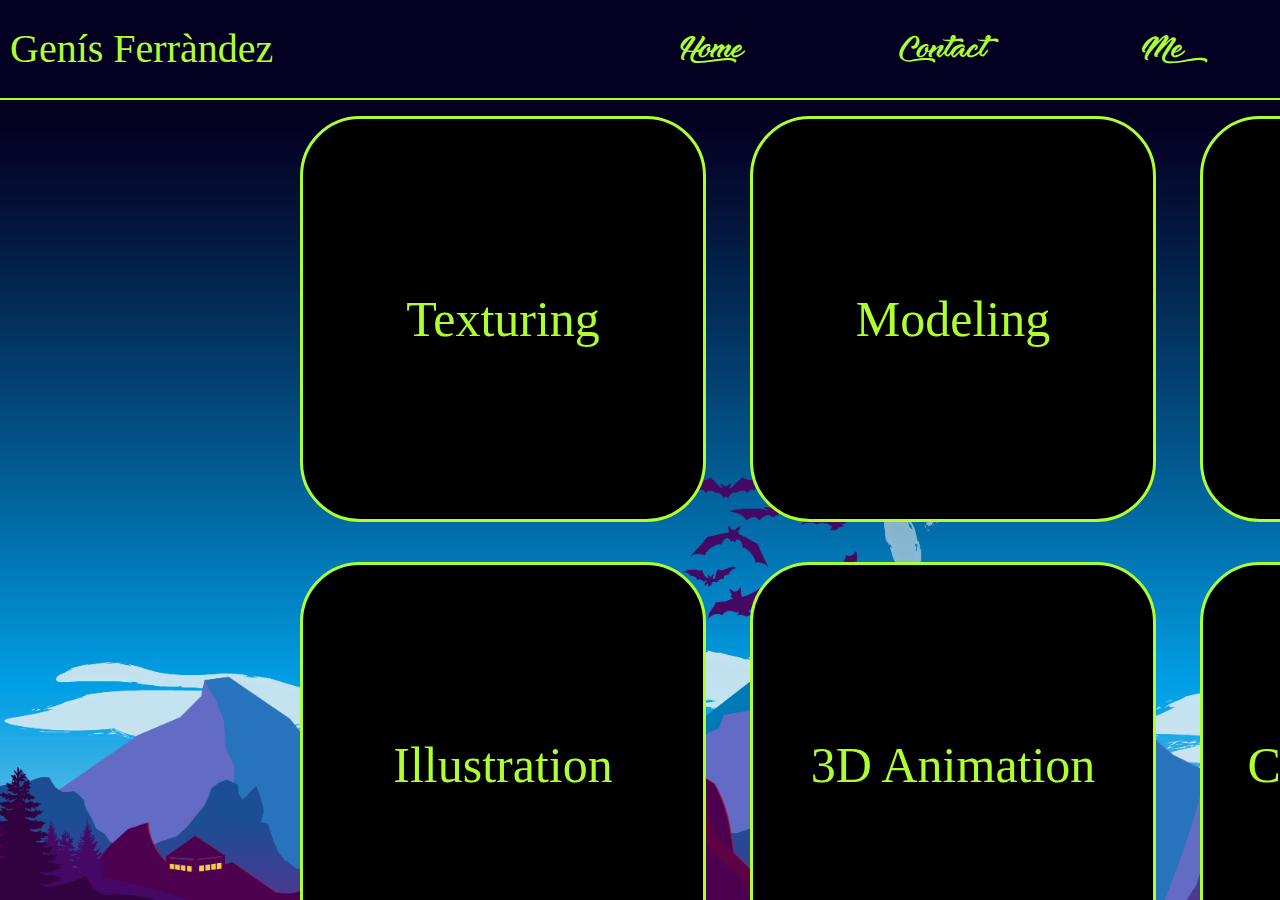
<file: index.html>
<!DOCTYPE html>
<html>
    <head>
        <title>Genís Ferràndez Porfolio</title>
        <link href="css.css" rel="stylesheet" type="text/css">
    </head>
    
    <body>
        
        
        
   <div class="index">
       
       
       <div class="apartats">
           <ul class="apartatsUL">
               
               
               <p class="GF">Genís Ferràndez</p>
               <li class="apartatsLI" onclick="pag_Home()">Home</li>
               
               <li class="apartatsLI" onclick="pag_Contact()">Contact</li>
               
               <li class="apartatsLI" onclick="pag_Me()">Me</li>
               
           </ul>
           
           
       </div>
       
       <!--
       <div class="lateral">

       </div>/*
          -->
       
       <div class="modalitats">
            <ul class="modalitatsUL">
               
               <li class="modalitatsLI_Tx" id="Texturings" onclick="pag_Texturing(),Texturing()">Texturing</li>
                
               <li class="modalitatsLI_Mod" id="Modelatges" onclick="pag_Modeling(),Modelatge()">Modeling</li>
                
                <li class="modalitatsLI_Ilum" id="Iluminacio" onclick="pag_Ilumination(), Iluminacio()">Lighting</li>
               
               <li class="modalitatsLI_Ilus" id="Ilustracio" onclick="pag_Ilustrator(), Ilustracio()">Illustration</li>
               
               <li class="modalitatsLI_Anim" id="Animacio" onclick="pag_3Danimation(), Animacio()">3D Animation</li>
               
               <li class="modalitatsLI_Css" id="Css" onclick="pag_Css(), Css()">Css and HTML</li>
                
           
           </ul>
           
           
           <ul>
           
           
           
           
           
           </ul>
       
       </div>
       
       
       <div class="titol" id='index' ></div>
       <div class="subtitol" id='subtitol'>  </div>
       <div class="pag_one" id='fletxa' onclick="pag_one()"></div>
       
    </div>
    
     <script src="java.js"></script>
    
    </body>



</html>
</file>
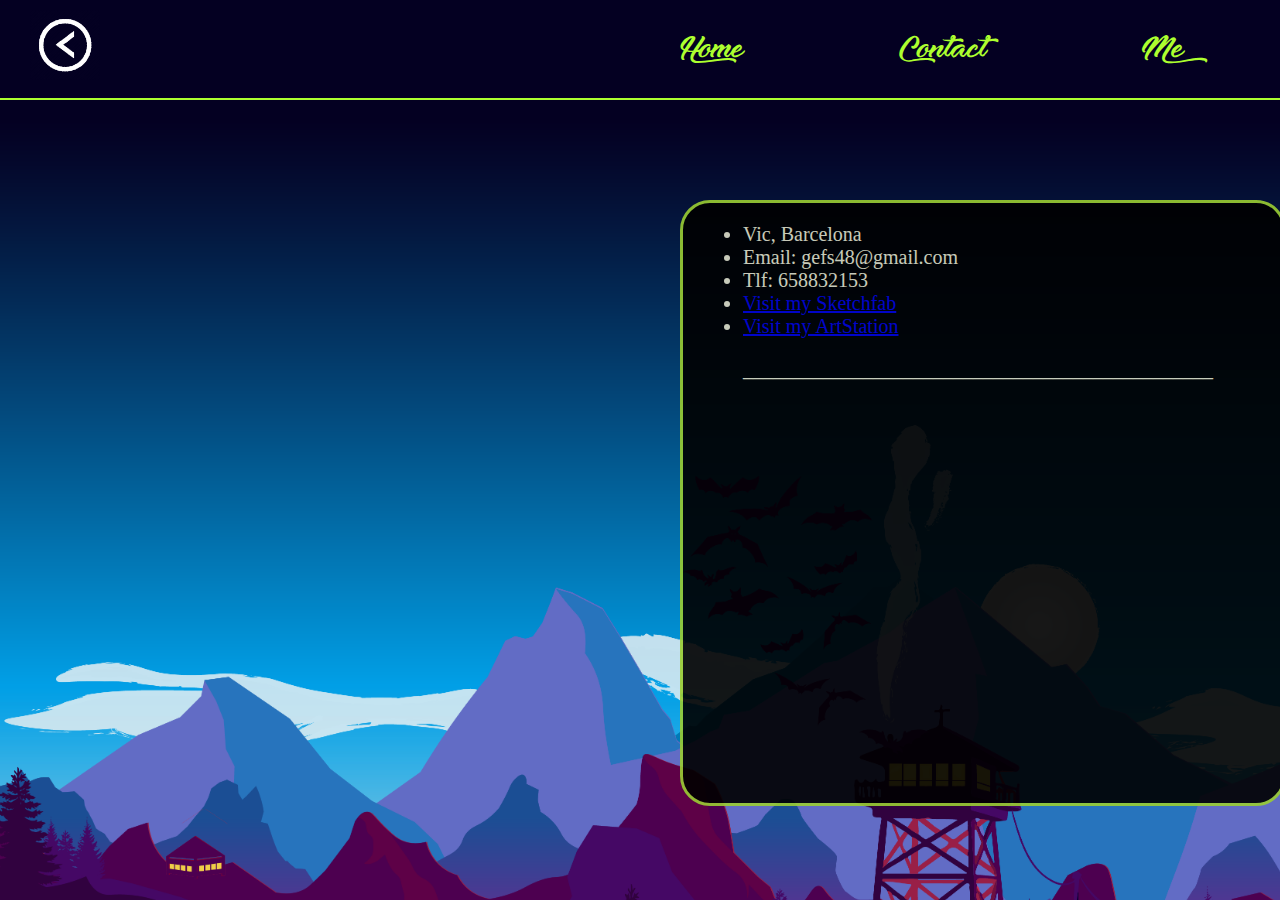
<file: Contact.html>
<!DOCTYPE html>
<html>
    <head>
        <title>Genís Ferràndez Porfolio</title>
        <link href="css.css" rel="stylesheet" type="text/css">
    </head>
    
    <body>
        
        
        
   <div class="index">
       
       
       <div class="apartats">
           <ul class="apartatsUL">
               <li class="apartatsLI" onclick="pag_Home()">Home</li>
               
               <li class="apartatsLI" onclick="pag_Contact()">Contact</li>
               
               <li class="apartatsLI" onclick="pag_Me()">Me</li>
               
               
           
           </ul>
           <img class="back" src="Media/Icons/arrow2.png" onclick="pag_Home()">
       
       </div>
       
       
       
       <div class="contact">
           <p class="textContact">
               
               <ul class="textME">
                <li> Vic, Barcelona</li>
                <li> Email: gefs48@gmail.com</li>
                <li> Tlf: 658832153</li>
                <li> <a href="https://sketchfab.com/gferrandez/models">Visit my Sketchfab</a></li>
                <li> <a href="https://www.artstation.com/artist/gefska">Visit my ArtStation</a></li>
                
                <p>_______________________________________________</p>
        
           </ul>
           
           </p>
           
           
           
           
           
       
       
       
       </div>
       
       
       
       
       
       
    </div>
    
     <script src="java.js"></script>
    
    </body>



</html>
</file>
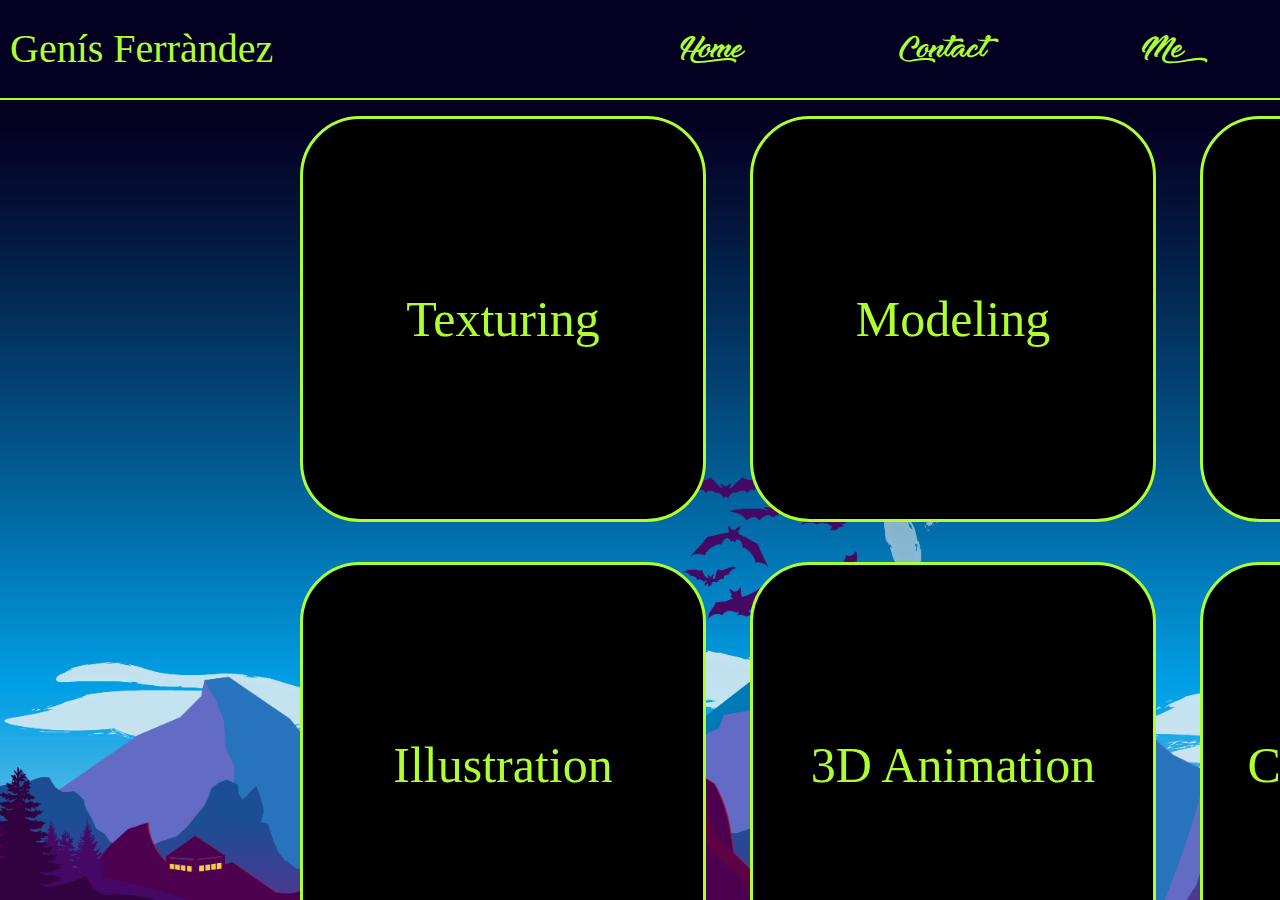
<file: Home.html>
<!DOCTYPE html>
<html>
    <head>
        <title>Genís Ferràndez Porfolio</title>
        <link href="css.css" rel="stylesheet" type="text/css">
    </head>
    
    <body>
        
        
        
   <div class="index">
       
       
       <div class="apartats">
           <ul class="apartatsUL">
               
               
               <p class="GF">Genís Ferràndez</p>
               <li class="apartatsLI" onclick="pag_Home()">Home</li>
               
               <li class="apartatsLI" onclick="pag_Contact()">Contact</li>
               
               <li class="apartatsLI" onclick="pag_Me()">Me</li>
               
           </ul>
           
           
       </div>
       
       <!--
       <div class="lateral">

       </div>/*
          -->
       
       <div class="modalitats">
            <ul class="modalitatsUL">
               
               <li class="modalitatsLI_Tx" id="Texturings" onclick="pag_Texturing(),Texturing()">Texturing</li>
                
               <li class="modalitatsLI_Mod" id="Modelatges" onclick="pag_Modeling(),Modelatge()">Modeling</li>
                
                <li class="modalitatsLI_Ilum" id="Iluminacio" onclick="pag_Ilumination(), Iluminacio()">Lighting</li>
               
               <li class="modalitatsLI_Ilus" id="Ilustracio" onclick="pag_Ilustrator(), Ilustracio()">Illustration</li>
               
               <li class="modalitatsLI_Anim" id="Animacio" onclick="pag_3Danimation(), Animacio()">3D Animation</li>
               
               <li class="modalitatsLI_Css" id="Css" onclick="pag_Css(), Css()">Css and HTML</li>
                
           
           </ul>
           
           
           <ul>
           
           
           
           
           
           </ul>
       
       </div>
       
       
       <div class="titol" id='index' ></div>
       <div class="subtitol" id='subtitol'>  </div>
       <div class="pag_one" id='fletxa' onclick="pag_one()"></div>
       
    </div>
    
     <script src="java.js"></script>
    
    </body>



</html>
</file>
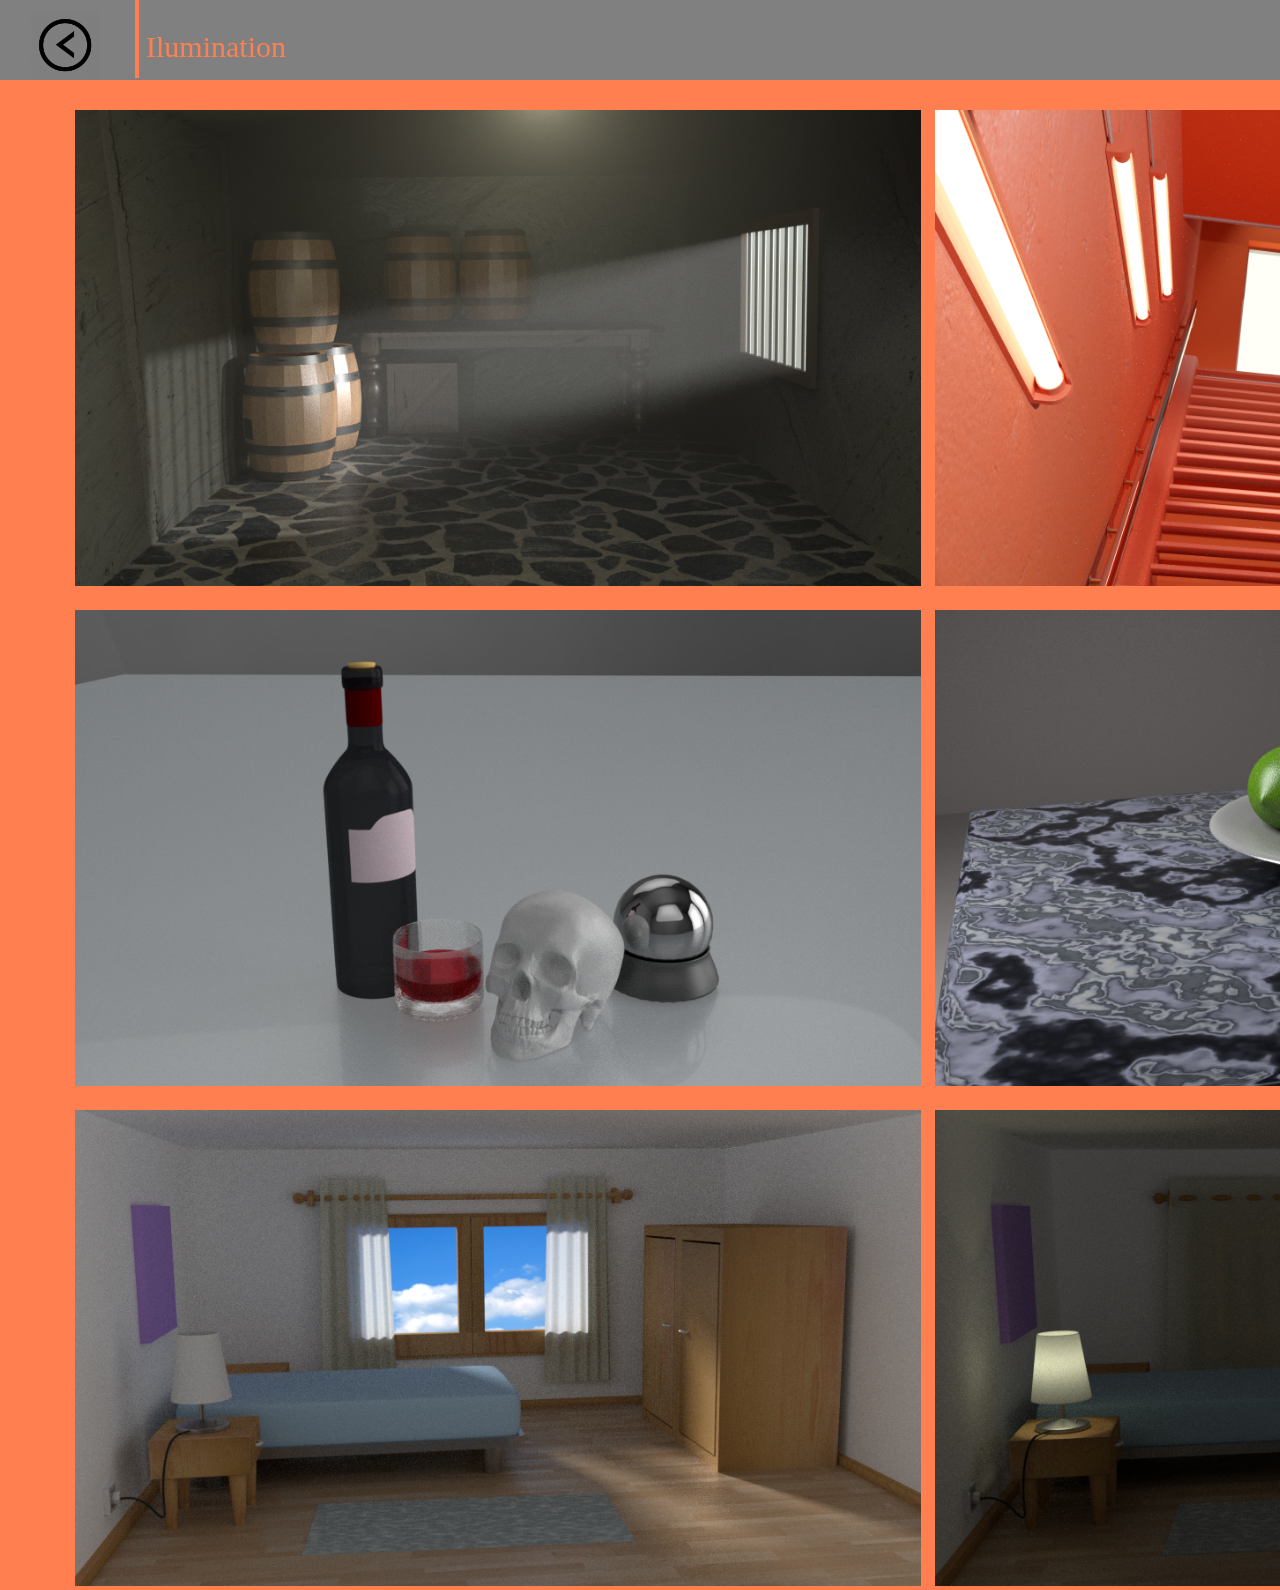
<file: Ilumination.html>
<!DOCTYPE html>
<html>
    <head>
        <title>Genís Ferràndez Porfolio</title>
        <link href="css.css" rel="stylesheet" type="text/css">
    </head>
    
    <body class="Iluminacio">
        <div class="capsalera">
        <p class="txtIlumination">Ilumination</p>
        <img class="back" src="Media/Icons/arrow.png" onclick="pag_Home()">
        </div>
        
        
        <div class="divImatges">
        
        <img class="imatgesM" src="Media/imatges/Iuminacio_Volumetrica_GenisFerrandez.png">
        <img class="imatgesM" src="Media/imatges/escales22Ba.jpg">
        <img class="imatgesM" src="Media/imatges/hdri6.png">
        <img class="imatgesM" src="Media/imatges/1all.png">
        <img class="imatgesM" src="Media/imatges/dia3.png">
        <img class="imatgesM" src="Media/imatges/nit2.png">
            
            
            
        </div>
        
        
        
    
     <script src="java.js"></script>
    
    </body>



</html>
</file>
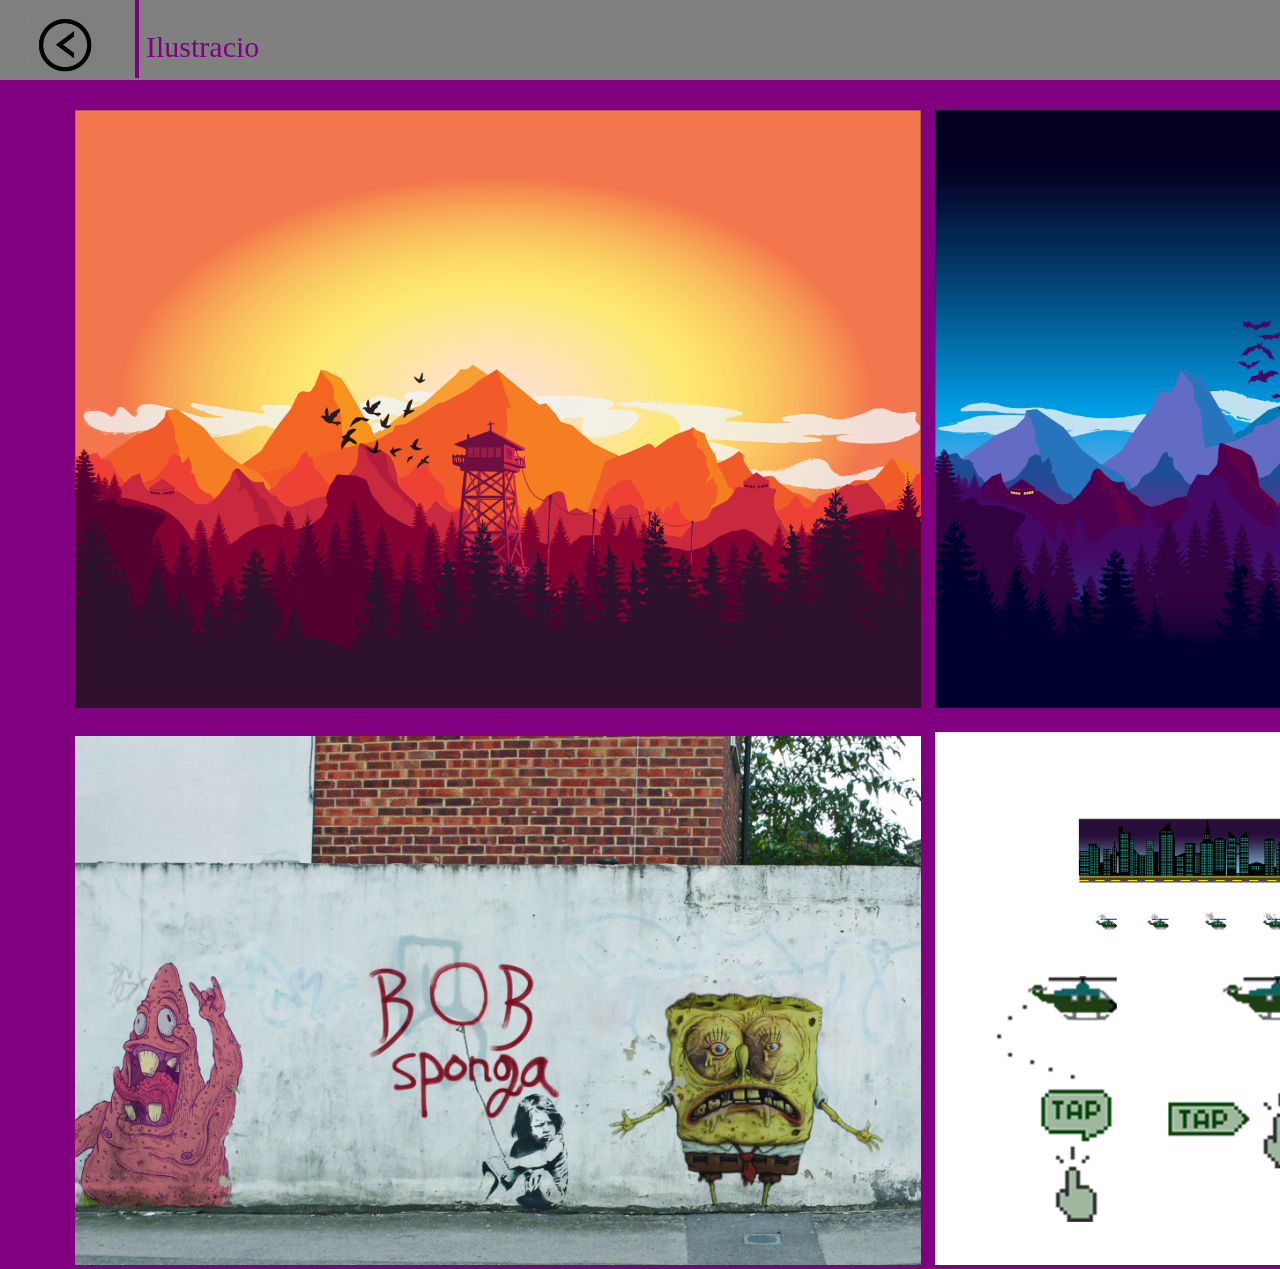
<file: Ilustrator.html>
<!DOCTYPE html>
<html>
    <head>
        <title>Genís Ferràndez Porfolio</title>
        <link href="css.css" rel="stylesheet" type="text/css">
    </head>
    
    <body class="Ilustracio">
        
        <div class="capsalera">
            <p class="txtIllustration">Ilustracio</p>
            <img class="back" src="Media/Icons/arrow.png" onclick="pag_Home()">
        
        </div>
        
        <div class="divImatges">
        
        
        <img class="imatgesM" src="Media/imatges/Landscape_Dia.png">
        <img class="imatgesM" src="Media/imatges/Landscape_Nit.png">
        <img class="imatgesM" src="Media/imatges/graffiti.ferrandezgenis.jpg">
        <img class="imatgesM" src="Media/imatges/sprites.jpg">
    
        </div>
    
     <script src="java.js"></script>
    
    </body>



</html>
</file>
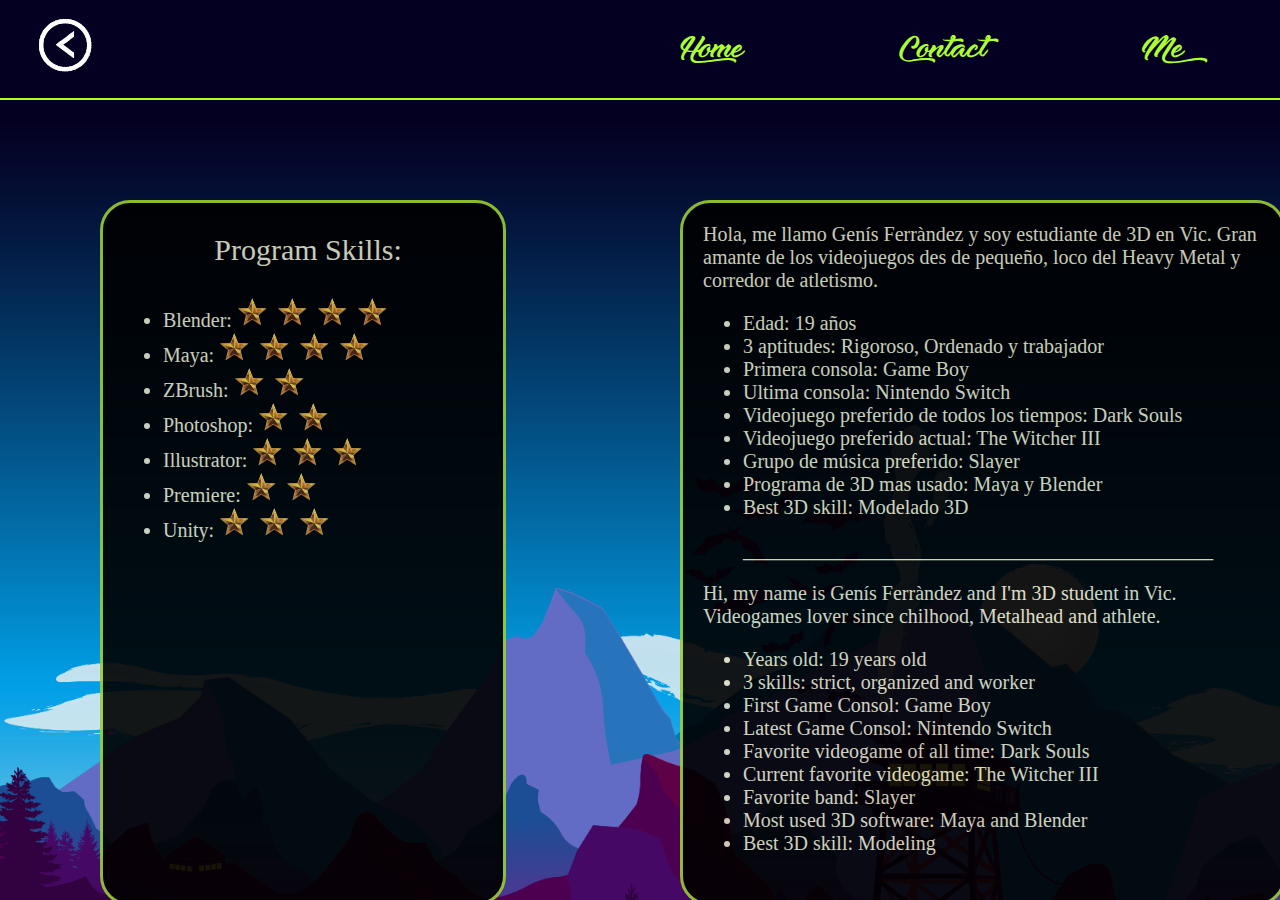
<file: Me.html>
<!DOCTYPE html>
<html>
    <head>
        <title>Genís Ferràndez Porfolio</title>
        <link href="css.css" rel="stylesheet" type="text/css">
    </head>
    
    <body>
        
        
        
   <div class="index">
       
       
       <div class="apartats">
           <ul class="apartatsUL">
               <li class="apartatsLI" onclick="pag_Home()">Home</li>
               
               <li class="apartatsLI" onclick="pag_Contact()">Contact</li>
               
               <li class="apartatsLI" onclick="pag_Me()">Me</li>
           
           </ul>
        <img class="back" src="Media/Icons/arrow2.png" onclick="pag_Home()">
       </div>
       
       
       <div class="MeAll">
       <div class="Me">
           <p class="textME">Hola, me llamo Genís Ferràndez y soy estudiante de 3D en Vic. Gran amante de los videojuegos des de pequeño, loco del Heavy Metal y corredor de atletismo.
               
            <ul class="textME">
                <li> Edad: 19 años</li>
                <li> 3 aptitudes: Rigoroso, Ordenado y trabajador</li>
                <li> Primera consola: Game Boy</li>
                <li> Ultima consola: Nintendo Switch</li>
                <li> Videojuego preferido de todos los tiempos: Dark Souls</li>
                <li> Videojuego preferido actual: The Witcher III</li>
                <li> Grupo de música preferido: Slayer</li>
                <li> Programa de 3D mas usado: Maya y Blender</li>
                <li> Best 3D skill: Modelado 3D</li>
            
                
                <p>_______________________________________________</p>
           </ul>
           </p>
       </div>
       

        <div class="MeA">  
            <p class="textME">Hi, my name is Genís Ferràndez and I'm 3D student in Vic. Videogames lover since chilhood, Metalhead and athlete.  
                <ul class="textME">
                    <li> Years old: 19 years old</li>
                    <li> 3 skills: strict, organized and worker</li>
                    <li> First Game Consol: Game Boy</li>
                    <li> Latest Game Consol: Nintendo Switch</li>
                    <li> Favorite videogame of all time: Dark Souls</li>
                    <li> Current favorite videogame: The Witcher III</li>
                    <li> Favorite band: Slayer</li>
                    <li> Most used 3D software: Maya and Blender</li>
                    <li> Best 3D skill: Modeling</li>
               </ul>
            </p>
            </div>
        </div>
    
    
        <div class="MeSkills">
            <p class="textMESkills">Program Skills:</p>
            <ul class="textMESkills2">
                    <li> Blender:<img class="star" src="Media/Icons/star.png"><img class="star" src="Media/Icons/star.png"><img class="star" src="Media/Icons/star.png"><img class="star" src="Media/Icons/star.png"></li>
                    <li> Maya:<img class="star" src="Media/Icons/star.png"><img class="star" src="Media/Icons/star.png"><img class="star" src="Media/Icons/star.png"><img class="star" src="Media/Icons/star.png"></li>
                    <li> ZBrush:<img class="star" src="Media/Icons/star.png"><img class="star" src="Media/Icons/star.png"></li>
                    <li> Photoshop:<img class="star" src="Media/Icons/star.png"><img class="star" src="Media/Icons/star.png"></li>
                    <li> Illustrator:<img class="star" src="Media/Icons/star.png"><img class="star" src="Media/Icons/star.png"><img class="star" src="Media/Icons/star.png"></li>
                    <li> Premiere:<img class="star" src="Media/Icons/star.png"><img class="star" src="Media/Icons/star.png"></li>
                    <li> Unity:<img class="star" src="Media/Icons/star.png"><img class="star" src="Media/Icons/star.png"><img class="star" src="Media/Icons/star.png"></li>
               </ul>
        </div>
    
        <div class="MeExp">
            <p class="textMESkills">Professional Experience:</p>
            <ul class="textME">
                    <li> Video Service Digital</li>
                    <li> Outlet PC</li>
               </ul>
            
        </div>
            
        
    
    
    
    
    
    
    
    
    
    
    
    </div>
    
     <script src="java.js"></script>
    
    </body>



</html>
</file>
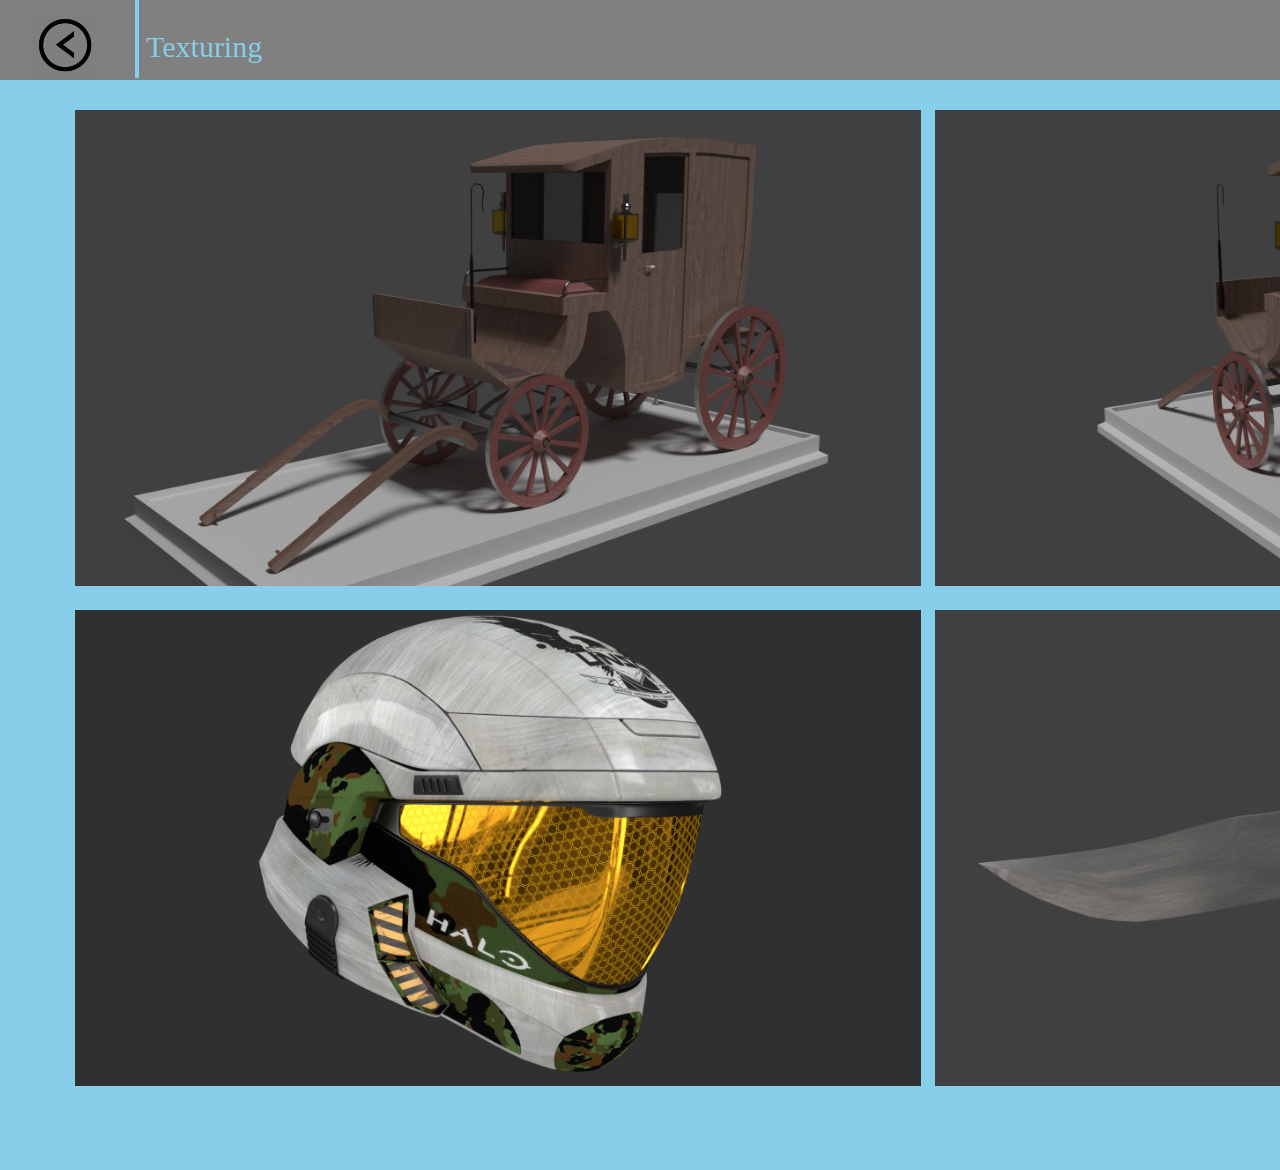
<file: Texturing.html>
<!DOCTYPE html>
<html>
    <head>
        <title>Genís Ferràndez Porfolio</title>
        <link href="css.css" rel="stylesheet" type="text/css">
    </head>
    
    <body class="Texturing">
        
        <div class="capsalera">
        <p class="txtTexturing">Texturing</p>
        <img class="back" src="Media/Icons/arrow.png" onclick="pag_Home()">
            
        </div>
        <div class="divImatges">
            <img class="imatgesM" src="Media/imatges/Carro.png">
        <img class="imatgesM" src="Media/imatges/Carro2.png">
        <img class="imatgesM" src="Media/imatges/untitled666.png">
        <img class="imatgesM" src="Media/imatges/Knife.png">

        </div>

        
        
        
        
    
     <script src="java.js"></script>
    
    </body>



</html>
</file>
<file: css.css>
@keyframes ModelatgeAnim{
    50% {transform: rotateY(180deg) scale(1);}
    100% {transform: rotateY(180deg) scale(7);}
}

@keyframes MeAnim{
    0% {transform: scale(0);  opacity:0.0;}
    100% {transform: scale(1);  opacity:0.9;}
}

.index{
    width: 1920px;
    height: 1080px;
    background-color:slategray;
    margin: -10px;
    position: fixed;
    background-image: url(Media/imatges/Landscape_Nit.png);
    background-size: cover;
}

.Modeling{
    width: 1920px;
    height: 1080px;
    background-color:yellowgreen;
    margin: -10px; 
}


.CssB{
    width: 1920px;
    height: 1080px;
    background-color:teal;
    margin: -10px;
}

.imatgesM{
    width: 46%;
    margin-left: 5px;
    margin-right: 5px;
    margin-top: 20px;  
}
.imatgesM2{
    width: 30%;
    margin-left: 5px;
    margin-right: 5px;
    margin-top: 20px;  
}

.imatgesM3{
    width: 62%;
    margin-left: 5px;
    margin-right: 5px;
    margin-top: 20px;  
}
.imatgesS{
    position: absolute;
    top: 2110px;
    left:938px;  
}

.link1{
    position: absolute;
    left: 1300px;
    top: 588px;
}

.link2{
    position: absolute;
    left: 400px;
    top: 588px;
}

.link3{
    position: absolute;
    left: 400px;
    top: 1088px;
}

.link4{
    position: absolute;
    left: 1300px;
    top: 1088px;
}

.link5{
    position: absolute;
    left: 1300px;
    top: 1588px;
}


.link6{
    position: absolute;
    left: 400px;
    top: 1588px;
}


.divImatges{
    margin-left: 80px;
    margin-top: 100px;
}

.back{
    position: fixed;
    top: 10px;
    left: 30px;
    height: 70px;
    width: 70px;
}

div.MeAll{
    background-color: black;
    position: fixed;
    top: 200px;
    left: 680px;
    width: 600px;
    height: 700px;
    opacity: 0.9;
    border-left: 4px, 4px, 4px, 4px;
    border-color: yellowgreen;
    border-style: solid;
    border-radius: 30px 30px 30px 30px;
    animation: MeAnim 1s;
    transform: scale(1);
}


div.MeSkills{
    background-color: black;
    position: fixed;
    top: 200px;
    left: 100px;
    width: 400px;
    height: 700px;
    opacity: 0.9;
    border-left: 4px, 4px, 4px, 4px;
    border-color: yellowgreen;
    border-style: solid;
    border-radius: 30px 30px 30px 30px;
    animation: MeAnim 1.5s;
    transform: scale(1);
}


div.MeExp{
    background-color: black;
    position: fixed;
    top: 200px;
    left: 1400px;
    width: 400px;
    height: 700px;
    opacity: 0.9;
    border-left: 4px, 4px, 4px, 4px;
    border-color: yellowgreen;
    border-style: solid;
    border-radius: 30px 30px 30px 30px;
    animation: MeAnim 1.5s;
    transform: scale(1);
}

.star{
    width: 40px;  
}

.textME{
    font-size: 20px;
    color: beige;
    margin-left: 20px;
    margin-right: 10px;
    opacity: 0.9;
    
    
}

.textMESkills{
    font-size: 30px;
    color: beige;
    margin-left: 20px;
    margin-right: 10px;
    opacity: 0.9;
    text-align: center; 
}

.textMESkills2{
    font-size: 20px;
    color: beige;
    margin-left: 20px;
    margin-right: 10px;
    opacity: 0.9;
}


.contact{
    background-color: black;
    position: fixed;
    top: 200px;
    left: 680px;
    width: 600px;
    height: 600px;
    opacity: 0.9;
    border-left: 4px, 4px, 4px, 4px;
    border-color: yellowgreen;
    border-style: solid;
    border-radius: 30px 30px 30px 30px;
    animation: MeAnim 1s;
    transform: scale(1);
  
}


.capsalera{
    background-color: grey;
    position: fixed;
    top: 0px;
    left: 0px;
    width: 2000px;
    height: 80px;
    
}

.txtModeling{
    text-align: center;
    font-family: fantasy;
    font-size: 30px;
    color:yellowgreen;
    position: fixed;
    top: -40px;
    left: 100px;
    border-left: 4px;
    border-left-color: yellowgreen;
    border-left-style: solid;
    padding-left: 7px;
    padding-top: 40px;
    padding-bottom: 14px;
    margin-left: 35px;
    
    
    
}

.txtTexturing{
    text-align: center;
    font-family: fantasy;
    font-size: 30px;
    color:skyblue;
    position: fixed;
    top: -40px;
    left: 100px;
    border-left: 4px;
    border-left-color: skyblue;
    border-left-style: solid;
    padding-left: 7px;
    padding-top: 40px;
    padding-bottom: 14px;
    margin-left: 35px; 
}


.txtCss{
    text-align: center;
    font-family: fantasy;
    font-size: 30px;
    color:skyblue;
    position: fixed;
    top: -40px;
    left: 100px;
    border-left: 4px;
    border-left-color: skyblue;
    border-left-style: solid;
    padding-left: 7px;
    padding-top: 40px;
    padding-bottom: 14px;
    margin-left: 35px;  
    
}



.txtAnimation{
    text-align: center;
    font-family: fantasy;
    font-size: 30px;
    color:gold;
    position: fixed;
    top: -40px;
    left: 100px;
    border-left: 4px;
    border-left-color: gold;
    border-left-style: solid;
    padding-left: 7px;
    padding-top: 40px;
    padding-bottom: 14px;
    margin-left: 35px;
}



.txtIlumination{
    text-align: center;
    font-family: fantasy;
    font-size: 30px;
    color:coral;
    position: fixed;
    top: -40px;
    left: 100px;
    border-left: 4px;
    border-left-color: coral;
    border-left-style: solid;
    padding-left: 7px;
    padding-top: 40px;
    padding-bottom: 14px;
    margin-left: 35px; 
}


.txtIllustration{
    text-align: center;
    font-family: fantasy;
    font-size: 30px;
    color:purple;
    position: fixed;
    top: -40px;
    left: 100px;
    border-left: 4px;
    border-left-color: purple;
    border-left-style: solid;
    padding-left: 7px;
    padding-top: 40px;
    padding-bottom: 14px;
    margin-left: 35px;
    
    
    
}
.Texturing{
    width: 1920px;
    height: 1080px;
    background-color:skyblue;
    margin: -10px;
    
    
}

.Iluminacio{
    width: 1920px;
    height: 1080px;
    background-color:coral;
    margin: -10px;
    
}

.Ilustracio{
    width: 1920px;
    height: 1080px;
    background-color:purple;
    margin: -10px;
    
    
}

.Animacio{
    width: 1920px;
    height: 1080px;
    background-color:gold;
    margin: -10px;
    
}

.Css{
    width: 1920px;
    height: 1080px;
    background-color:cadetblue;
    margin: -10px;
    position: fixed;
    
}

.text{
    margin-top: 150px;
}



li.apartatsLI {
    display: inline-block;
    font-size: 280%;
    color: greenyellow;
    margin-left: 60px;
    margin-right: 60px;
    padding-left: 10px;
    padding-right: 20px;
    font-family: Beach;
    transition-duration: 1s;
    transition-timing-function: ease-out;

}



li.apartatsLI:hover {
    border-bottom: 6px;
    border-bottom-color: greenyellow;
    border-bottom-style: solid; 
}

ul.apartatsUL{
    position: fixed;
    top: 10px;
    left: 570px;
}

div.apartats{
   
    width: 1920px;
    height: 100px;
    border-bottom: 2px;
    border-bottom-color:greenyellow;
    border-bottom-style: solid;
    padding-bottom: 0px;
}


@font-face {
    font-family: Beach;
    src: url(Beach.ttf);
}


li.modalitatsLI, .modalitatsLI_Tx, .modalitatsLI_Mod, .modalitatsLI_Ilus, .modalitatsLI_Anim, .modalitatsLI_Ilum, .modalitatsLI_Css{
    display: inline-block;
    width: 400px;
    height: 400px;
    line-height: 400px;
    background-color: black;
    margin: 20px;
    border-radius: 60px 60px 60px 60px;
    border-color: greenyellow;
    border-style:solid;
    text-align: center;
    font-family: fantasy;
    font-size: 50px;
    color:greenyellow;
    justify-content: center;
    padding: 0px;
    vertical-align: middle;
    cursor:pointer;
    
}

.lateral{
    position: fixed;
    top: 120px;
    left: 50px;
    width: 220px;
    height: 850px;
    background-color: black;
    border-radius: 60px 60px 60px 60px;
    border-color: greenyellow;
    border-style:solid; 
    
}

.GF{

    position: fixed;
    top: -15px;
    left: 10px;
    color: greenyellow;
    font-size: 40px;
}


.GF:hover{
    color: yellow;
    transition-duration: 1s;
    

}



.modalitatsLI_Mod:hover{
    background-image: url(Media/imatges/CarroClay.png); 
    background-size:cover;
    background-position:center;
    transition-duration: 1s;
    
}

.modalitatsLI_Tx:hover{
    background-image: url(Media/imatges/untitled666.png); 
    background-size:cover;
    background-position:center;
    transition-duration: 1s;
    
}

.modalitatsLI_Ilum:hover{
    background-image: url(Media/imatges/Iuminacio_Volumetrica_GenisFerrandez.png); 
    background-size:cover;
    background-position:center;
    transition-duration: 1s;  
}

.modalitatsLI_Ilus:hover{
    background-image: url(Media/imatges/Landscape_Nit.png); 
    background-size:cover;
    background-position:center;
    transition-duration: 1s;   
}

.modalitatsLI_Anim:hover{
    background-image: url(Media/imatges/norman.PNG); 
    background-size:cover;
    background-position:center;
    transition-duration: 1s;   
}

 .modalitatsLI_Mod_final {
    transform-style: preserve-3d;
    transition: all 1s ease-in-out;
    
    
    background-color: yellowgreen;
    animation: ModelatgeAnim 1s;
     
    display: inline-block;
    width: 400px;
    height: 400px;
    line-height: 400px;
    margin: 20px;
    border-radius: 10px 10px 10px 10px;
    border-color: greenyellow;
    border-style:solid;
    text-align: center;
    font-family: fantasy;
    font-size: 0px;
    color:greenyellow;
    justify-content: center;
    vertical-align: middle; 
}


div.modalitats {
    width: 1400px;
    position: fixed;
    top: 80px;
    left: 240px;  
}


.modalitatsLI_Tx_final{
    transform-style: preserve-3d;
    transition: all 1s ease-in-out;
    
    
    background-color: skyblue;
    animation: ModelatgeAnim 1s;
    
    display: inline-block;
    width: 400px;
    height: 400px;
    margin: 20px;
    border-radius: 10px 10px 10px 10px;
    border-color: greenyellow;
    border-style:solid;
    text-align: center;
    font-family: fantasy;
    font-size: 0px;
    color:greenyellow;
    justify-content: center;
    line-height: 400px;
    justify-content: center;
    vertical-align: middle;

}

.modalitatsLI_Ilus_final{
    transform-style: preserve-3d;
    transition: all 1s ease-in-out;
    
    
    background-color: purple;
    animation: ModelatgeAnim 1s;
    
    display: inline-block;
    width: 400px;
    height: 400px;
    margin: 20px;
    border-radius: 10px 10px 10px 10px;
    border-color: greenyellow;
    border-style:solid;
    text-align: center;
    font-family: fantasy;
    font-size: 0px;
    color:greenyellow;
    justify-content: center;
    line-height: 400px;
    justify-content: center;
    vertical-align: middle;
    
}

.modalitatsLI_Anim_final{
    transform-style: preserve-3d;
    transition: all 1s ease-in-out;
    
    
    background-color: gold;
    animation: ModelatgeAnim 1s;
    
    display: inline-block;
    width: 400px;
    height: 400px;
    margin: 20px;
    border-radius: 10px 10px 10px 10px;
    border-color: greenyellow;
    border-style:solid;
    text-align: center;
    font-family: fantasy;
    font-size: 0px;
    color:greenyellow;
    justify-content: center;
    line-height: 400px;
    justify-content: center;
    vertical-align: middle;
    
}

.modalitatsLI_Ilum_final{
    transform-style: preserve-3d;
    transition: all 1s ease-in-out;
    
    
    background-color: coral;
    animation: ModelatgeAnim 1s;
    
    display: inline-block;
    width: 400px;
    height: 400px;
    margin: 20px;
    border-radius: 10px 10px 10px 10px;
    border-color: greenyellow;
    border-style:solid;
    text-align: center;
    font-family: fantasy;
    font-size: 0px;
    color:greenyellow;
    justify-content: center;
    line-height: 400px;
    justify-content: center;
    vertical-align: middle;   
}

.modalitatsLI_Css_final{
    transform-style: preserve-3d;
    transition: all 1s ease-in-out;
    
    
    background-color: teal;
    animation: ModelatgeAnim 1s;
    
    display: inline-block;
    width: 400px;
    height: 400px;
    margin: 20px;
    border-radius: 10px 10px 10px 10px;
    border-color: greenyellow;
    border-style:solid;
    text-align: center;
    font-family: fantasy;
    font-size: 0px;
    color:greenyellow;
    justify-content: center;
    line-height: 400px;
    justify-content: center;
    vertical-align: middle;
}

.modalitatsLI_Css:hover{
    background-image: url(Media/imatges/codi.PNG); 
    background-size:cover;
    background-position:center;
    transition-duration: 1s;
}
</file>
